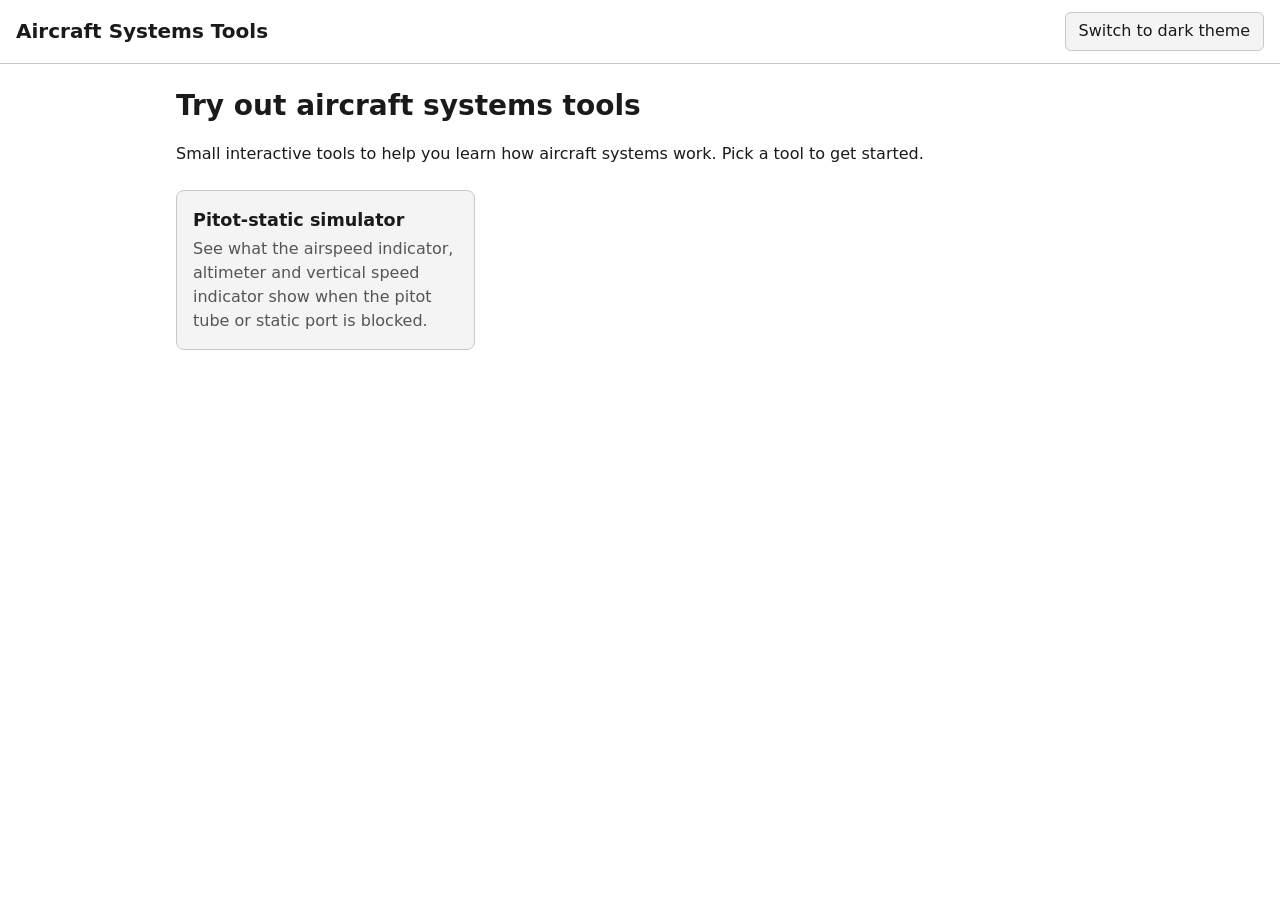
<file: index.html>
<!DOCTYPE html>
<html lang="en">
<head>
  <meta charset="utf-8">
  <meta name="viewport" content="width=device-width, initial-scale=1">
  <title>Aircraft Systems Tools</title>
  <link rel="stylesheet" href="css/base.css">
  <script src="js/theme.js"></script>
</head>
<body>
  <header class="site-header">
    <a class="site-title" href="index.html">Aircraft Systems Tools</a>
    <button class="theme-toggle" id="theme-toggle" type="button" aria-pressed="false">Switch to dark theme</button>
  </header>

  <main>
    <h1>Try out aircraft systems tools</h1>
    <p>Small interactive tools to help you learn how aircraft systems work. Pick a tool to get started.</p>

    <!-- To add a tool: create its page in tools/, then copy one <li> below. -->
    <ul class="card-grid">
      <li>
        <a class="card" href="tools/pitot-static.html">
          <h2 class="card-title">Pitot-static simulator</h2>
          <p class="card-text">See what the airspeed indicator, altimeter and vertical speed indicator show when the pitot tube or static port is blocked.</p>
        </a>
      </li>
    </ul>
  </main>
</body>
</html>
</file>
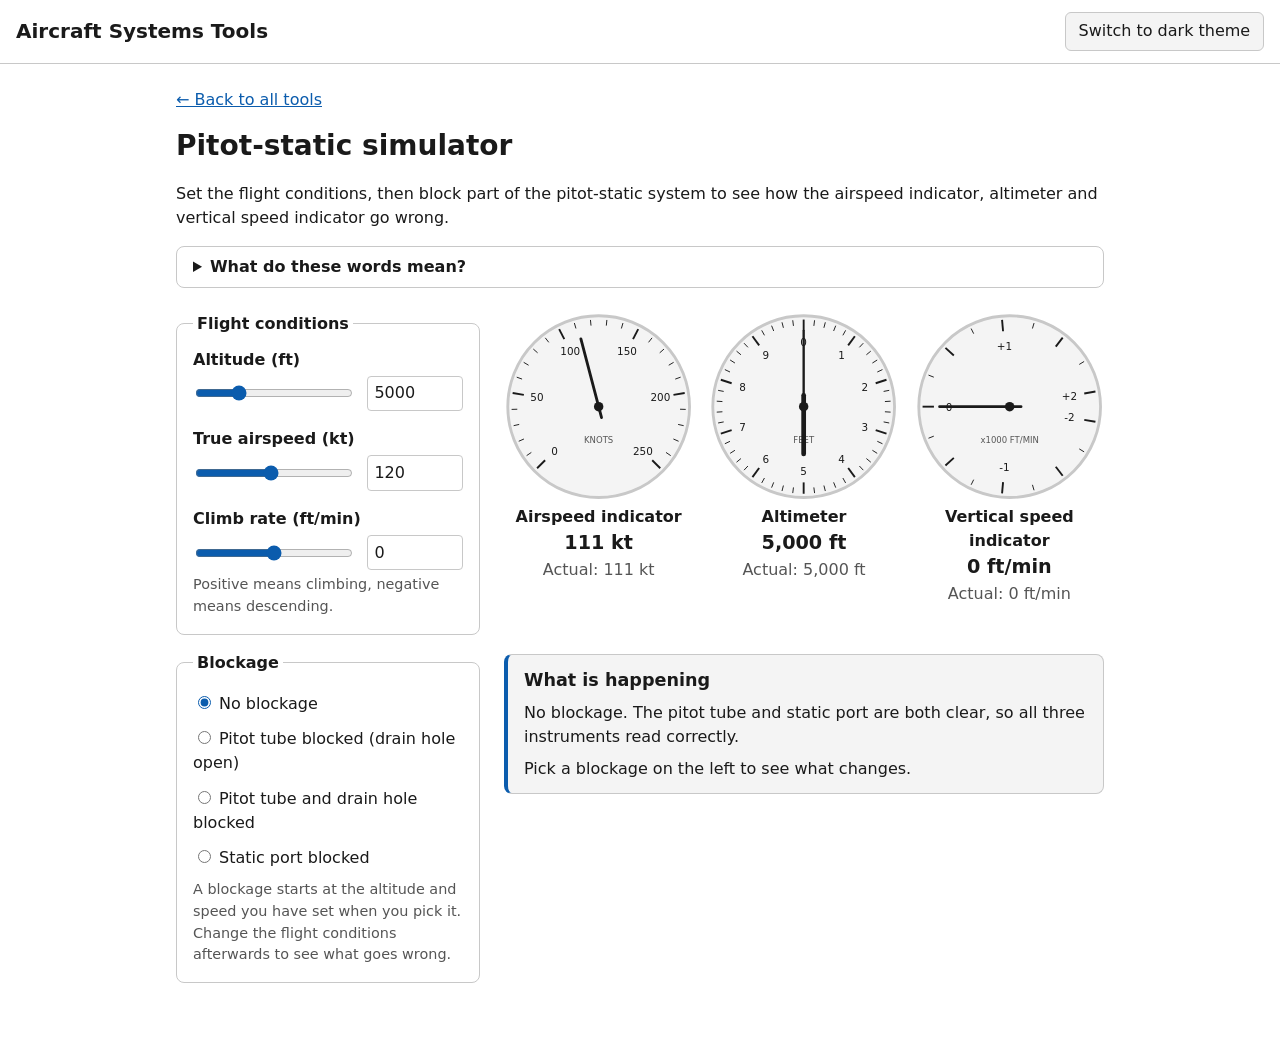
<file: tools/pitot-static.html>
<!DOCTYPE html>
<html lang="en">
<head>
  <meta charset="utf-8">
  <meta name="viewport" content="width=device-width, initial-scale=1">
  <title>Pitot-static simulator | Aircraft Systems Tools</title>
  <link rel="stylesheet" href="../css/base.css">
  <link rel="stylesheet" href="../css/tool.css">
  <script src="../js/theme.js"></script>
</head>
<body>
  <header class="site-header">
    <a class="site-title" href="../index.html">Aircraft Systems Tools</a>
    <button class="theme-toggle" id="theme-toggle" type="button" aria-pressed="false">Switch to dark theme</button>
  </header>

  <main>
    <a class="back-link" href="../index.html">← Back to all tools</a>
    <h1>Pitot-static simulator</h1>
    <p>
      Set the flight conditions, then block part of the pitot-static system to see
      how the airspeed indicator, altimeter and vertical speed indicator go wrong.
    </p>

    <details class="terms">
      <summary>What do these words mean?</summary>
      <dl>
        <dt>Pitot tube</dt>
        <dd>A small tube on the outside of the aircraft that faces the oncoming air. It senses the pressure of the air pushing into it.</dd>
        <dt>Drain hole</dt>
        <dd>A tiny hole in the pitot tube that lets rain water out.</dd>
        <dt>Static port</dt>
        <dd>A small opening on the side of the aircraft that senses the pressure of the surrounding air, without the push of the wind.</dd>
        <dt>Airspeed indicator</dt>
        <dd>Compares the pitot pressure with the static pressure. The bigger the difference, the faster the reading.</dd>
        <dt>Altimeter</dt>
        <dd>Turns static pressure into a height. Lower pressure means higher up. The long needle counts hundreds of feet and the short one counts thousands.</dd>
        <dt>Vertical speed indicator</dt>
        <dd>Shows how fast the static pressure is changing, which tells you how fast the aircraft is climbing or descending.</dd>
        <dt>True airspeed</dt>
        <dd>The aircraft's real speed through the air. The airspeed indicator can show a lower number than this at high altitude, because the air is thinner.</dd>
        <dt>Standard atmosphere</dt>
        <dd>A textbook model of how air pressure and temperature change with height. This tool uses it.</dd>
      </dl>
    </details>

    <div class="tool-layout">
      <div class="controls">
        <fieldset>
          <legend>Flight conditions</legend>

          <div class="field">
            <label for="altitude-number">Altitude (ft)</label>
            <div class="field-row">
              <input type="range" id="altitude-range" min="0" max="20000" step="50" value="5000" aria-label="Altitude slider">
              <input type="number" id="altitude-number" min="0" max="20000" step="50" value="5000">
            </div>
          </div>

          <div class="field">
            <label for="airspeed-number">True airspeed (kt)</label>
            <div class="field-row">
              <input type="range" id="airspeed-range" min="0" max="250" step="1" value="120" aria-label="True airspeed slider">
              <input type="number" id="airspeed-number" min="0" max="250" step="1" value="120">
            </div>
          </div>

          <div class="field">
            <label for="climb-number">Climb rate (ft/min)</label>
            <div class="field-row">
              <input type="range" id="climb-range" min="-2000" max="2000" step="100" value="0" aria-label="Climb rate slider">
              <input type="number" id="climb-number" min="-2000" max="2000" step="100" value="0">
            </div>
            <p class="field-hint">Positive means climbing, negative means descending.</p>
          </div>
        </fieldset>

        <fieldset>
          <legend>Blockage</legend>
          <label class="radio-option"><input type="radio" name="blockage" value="none" checked>No blockage</label>
          <label class="radio-option"><input type="radio" name="blockage" value="pitot">Pitot tube blocked (drain hole open)</label>
          <label class="radio-option"><input type="radio" name="blockage" value="pitotDrain">Pitot tube and drain hole blocked</label>
          <label class="radio-option"><input type="radio" name="blockage" value="static">Static port blocked</label>
          <p class="field-hint">A blockage starts at the altitude and speed you have set when you pick it. Change the flight conditions afterwards to see what goes wrong.</p>
        </fieldset>
      </div>

      <div class="output">
        <div class="dials">
          <figure class="dial">
            <svg id="asi-dial" viewBox="0 0 200 200" role="img" aria-label="Airspeed indicator"></svg>
            <figcaption>
              <span class="dial-name">Airspeed indicator</span>
              <span class="reading" id="asi-reading"></span>
              <span class="actual" id="asi-actual"></span>
              <span class="flag" id="asi-flag"></span>
            </figcaption>
          </figure>

          <figure class="dial">
            <svg id="alt-dial" viewBox="0 0 200 200" role="img" aria-label="Altimeter"></svg>
            <figcaption>
              <span class="dial-name">Altimeter</span>
              <span class="reading" id="alt-reading"></span>
              <span class="actual" id="alt-actual"></span>
              <span class="flag" id="alt-flag"></span>
            </figcaption>
          </figure>

          <figure class="dial">
            <svg id="vsi-dial" viewBox="0 0 200 200" role="img" aria-label="Vertical speed indicator"></svg>
            <figcaption>
              <span class="dial-name">Vertical speed indicator</span>
              <span class="reading" id="vsi-reading"></span>
              <span class="actual" id="vsi-actual"></span>
              <span class="flag" id="vsi-flag"></span>
            </figcaption>
          </figure>
        </div>

        <section class="explanation" aria-labelledby="explain-heading">
          <h2 id="explain-heading">What is happening</h2>
          <p id="explain-main"></p>
          <p id="explain-now"></p>
        </section>
      </div>
    </div>
  </main>

  <script src="../js/pitot-physics.js"></script>
  <script src="../js/pitot-static.js"></script>
</body>
</html>
</file>
<file: css/base.css>
/* Shared styles for the portal and every tool page.
   Simple and neutral on purpose: the visual design is chosen later. */

/* Colors live in variables so the light and dark themes only differ here. */
:root {
  color-scheme: light;
  --bg: #ffffff;
  --text: #1a1a1a;
  --text-muted: #555555;
  --surface: #f4f4f4;
  --border: #c8c8c8;
  --link: #0b5cad;
  --focus: #0b5cad;
}

:root[data-theme="dark"] {
  color-scheme: dark;
  --bg: #121212;
  --text: #eeeeee;
  --text-muted: #b5b5b5;
  --surface: #1e1e1e;
  --border: #444444;
  --link: #8ab4f8;
  --focus: #8ab4f8;
}

* {
  box-sizing: border-box;
}

body {
  margin: 0;
  font-family: system-ui, -apple-system, "Segoe UI", Roboto, Arial, sans-serif;
  line-height: 1.5;
  background: var(--bg);
  color: var(--text);
}

a {
  color: var(--link);
}

a:focus-visible,
button:focus-visible {
  outline: 3px solid var(--focus);
  outline-offset: 2px;
}

/* Header: portal name on the left, theme toggle on the right. */
.site-header {
  display: flex;
  align-items: center;
  justify-content: space-between;
  gap: 1rem;
  padding: 0.75rem 1rem;
  border-bottom: 1px solid var(--border);
}

.site-title {
  font-size: 1.25rem;
  font-weight: 700;
  color: var(--text);
  text-decoration: none;
}

.theme-toggle {
  font: inherit;
  padding: 0.4rem 0.8rem;
  border: 1px solid var(--border);
  border-radius: 6px;
  background: var(--surface);
  color: var(--text);
  cursor: pointer;
}

/* Page content stays a readable width on big screens. */
main {
  max-width: 60rem;
  margin: 0 auto;
  padding: 1.5rem 1rem 3rem;
}

h1 {
  margin-top: 0;
  font-size: 1.75rem;
  line-height: 1.25;
}

.back-link {
  display: inline-block;
  margin-bottom: 1rem;
}

/* Tool cards: one column on phones, more columns as space allows. */
.card-grid {
  display: grid;
  grid-template-columns: repeat(auto-fill, minmax(16rem, 1fr));
  gap: 1rem;
  padding: 0;
  margin: 1.5rem 0 0;
  list-style: none;
}

.card {
  display: block;
  height: 100%;
  padding: 1rem;
  border: 1px solid var(--border);
  border-radius: 8px;
  background: var(--surface);
  color: var(--text);
  text-decoration: none;
}

.card:hover {
  border-color: var(--link);
}

.card-title {
  margin: 0 0 0.25rem;
  font-size: 1.1rem;
}

.card-text {
  margin: 0;
  color: var(--text-muted);
}
</file>
<file: css/tool.css>
/* Styles shared by tool pages (controls, dials, explanation box).
   Colors come from the theme variables in base.css, so both themes work. */

.tool-layout {
  display: grid;
  gap: 1.5rem;
  margin-top: 1.5rem;
}

/* Wide screens: controls on the left, instruments on the right. */
@media (min-width: 52rem) {
  .tool-layout {
    grid-template-columns: 19rem 1fr;
    align-items: start;
  }
}

fieldset {
  margin: 0 0 1rem;
  padding: 0.75rem 1rem 1rem;
  border: 1px solid var(--border);
  border-radius: 8px;
}

legend {
  padding: 0 0.25rem;
  font-weight: 700;
}

.field {
  margin-bottom: 1rem;
}

.field:last-child {
  margin-bottom: 0;
}

.field label {
  display: block;
  margin-bottom: 0.25rem;
  font-weight: 600;
}

.field-row {
  display: flex;
  align-items: center;
  gap: 0.75rem;
}

.field-row input[type="range"] {
  flex: 1;
  min-width: 0;
  accent-color: var(--link);
}

.field-row input[type="number"] {
  width: 6rem;
  padding: 0.3rem 0.4rem;
  font: inherit;
  border: 1px solid var(--border);
  border-radius: 4px;
  background: var(--bg);
  color: var(--text);
}

.field-hint {
  margin: 0.25rem 0 0;
  font-size: 0.9rem;
  color: var(--text-muted);
}

.radio-option {
  display: block;
  padding: 0.35rem 0;
}

.radio-option input {
  margin-right: 0.5rem;
  accent-color: var(--link);
}

/* Instruments */
.dials {
  display: grid;
  grid-template-columns: repeat(auto-fit, minmax(10rem, 1fr));
  gap: 1rem;
  margin: 0 0 1.5rem;
}

.dial {
  margin: 0;
  text-align: center;
}

.dial svg {
  display: block;
  width: 100%;
  max-width: 14rem;
  height: auto;
  margin: 0 auto;
}

.dial-name {
  display: block;
  margin-top: 0.25rem;
  font-weight: 700;
}

.reading {
  display: block;
  font-size: 1.2rem;
  font-weight: 700;
}

.actual {
  display: block;
  color: var(--text-muted);
}

/* Shown only when an instrument reads something different from the real value. */
.flag {
  display: block;
  min-height: 1.5em;
  font-weight: 700;
}

/* Drawing parts inside the dials */
.dial-face {
  fill: var(--surface);
  stroke: var(--border);
  stroke-width: 3;
}

.tick {
  stroke: var(--text);
  stroke-width: 1;
}

.tick.major {
  stroke-width: 2;
}

.dial-label {
  fill: var(--text);
  font-size: 11px;
  text-anchor: middle;
  dominant-baseline: central;
}

.dial-unit {
  fill: var(--text-muted);
  font-size: 9px;
  text-anchor: middle;
}

.needle {
  stroke: var(--text);
  stroke-linecap: round;
}

.hub {
  fill: var(--text);
}

/* Explanation box */
.explanation {
  padding: 0.75rem 1rem;
  border: 1px solid var(--border);
  border-left: 4px solid var(--link);
  border-radius: 8px;
  background: var(--surface);
}

.explanation h2 {
  margin: 0 0 0.5rem;
  font-size: 1.1rem;
}

.explanation p {
  margin: 0 0 0.5rem;
}

.explanation p:last-child {
  margin-bottom: 0;
}

/* Plain-language word list */
details.terms {
  margin-top: 1rem;
  padding: 0.5rem 1rem;
  border: 1px solid var(--border);
  border-radius: 8px;
}

details.terms summary {
  cursor: pointer;
  font-weight: 600;
}

details.terms dt {
  margin-top: 0.75rem;
  font-weight: 700;
}

details.terms dd {
  margin: 0.15rem 0 0;
}
</file>
